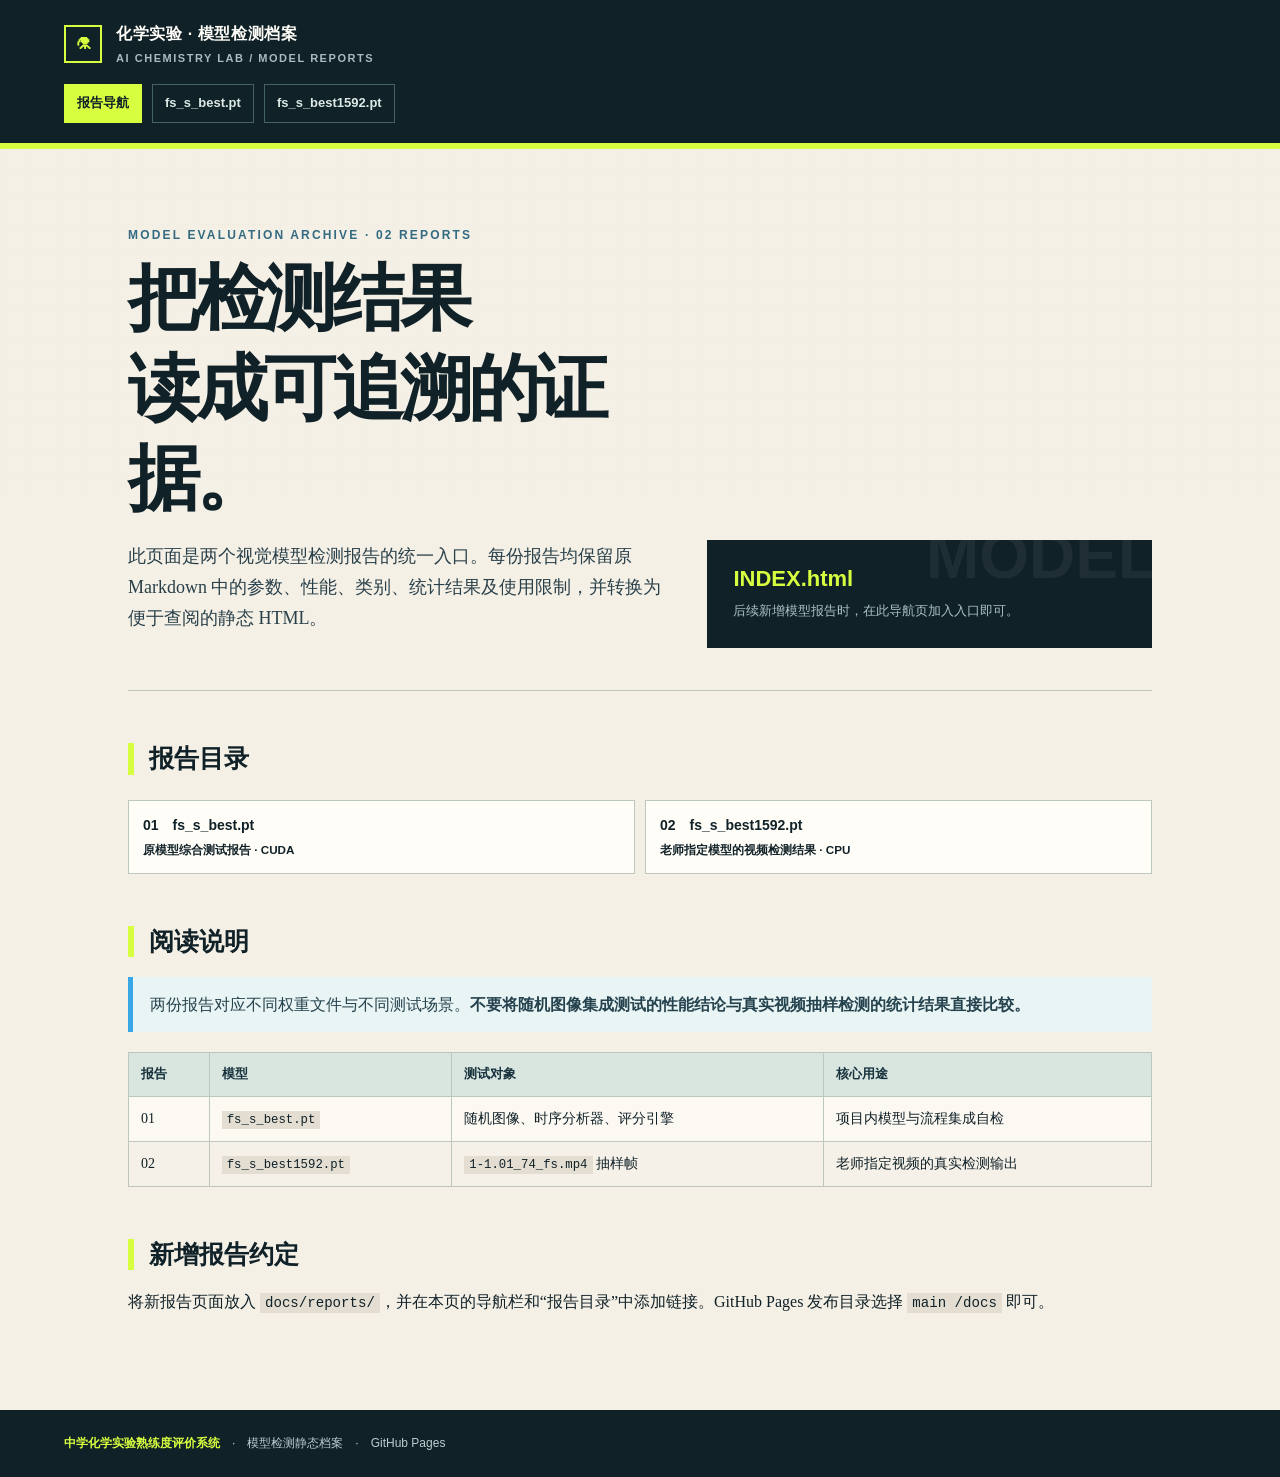
<file: docs/index.html>
<!doctype html><html lang="zh-CN"><head><meta charset="utf-8"><meta name="viewport" content="width=device-width,initial-scale=1"><title>模型检测档案库｜中学化学实验熟练度评价系统</title><link rel="stylesheet" href="assets/site.css"></head><body><div class="grid"></div><header class="site-header"><a class="brand" href="index.html"><span class="brand-mark">⚗</span><span>化学实验 · 模型检测档案<small>AI CHEMISTRY LAB / MODEL REPORTS</small></span></a><nav class="nav"><a class="active" href="index.html">报告导航</a><a href="reports/fs_s_best.html">fs_s_best.pt</a><a href="reports/fs_s_best1592.html">fs_s_best1592.pt</a></nav></header><main><section class="hero"><div><div class="eyebrow">MODEL EVALUATION ARCHIVE · 02 REPORTS</div><h1>把检测结果<br>读成可追溯的证据。</h1><p class="lead">此页面是两个视觉模型检测报告的统一入口。每份报告均保留原 Markdown 中的参数、性能、类别、统计结果及使用限制，并转换为便于查阅的静态 HTML。</p></div><aside class="model-tag"><strong>INDEX.html</strong><span>后续新增模型报告时，在此导航页加入入口即可。</span></aside></section><section><h2>报告目录</h2><div class="toc"><a href="reports/fs_s_best.html">01　fs_s_best.pt<br><small>原模型综合测试报告 · CUDA</small></a><a href="reports/fs_s_best1592.html">02　fs_s_best1592.pt<br><small>老师指定模型的视频检测结果 · CPU</small></a></div></section><section><h2>阅读说明</h2><div class="note">两份报告对应不同权重文件与不同测试场景。<strong>不要将随机图像集成测试的性能结论与真实视频抽样检测的统计结果直接比较。</strong></div><table><thead><tr><th>报告</th><th>模型</th><th>测试对象</th><th>核心用途</th></tr></thead><tbody><tr><td>01</td><td><code>fs_s_best.pt</code></td><td>随机图像、时序分析器、评分引擎</td><td>项目内模型与流程集成自检</td></tr><tr><td>02</td><td><code>fs_s_best1592.pt</code></td><td><code>1-1.01_74_fs.mp4</code> 抽样帧</td><td>老师指定视频的真实检测输出</td></tr></tbody></table></section><section><h2>新增报告约定</h2><p>将新报告页面放入 <code>docs/reports/</code>，并在本页的导航栏和“报告目录”中添加链接。GitHub Pages 发布目录选择 <code>main /docs</code> 即可。</p></section></main><footer class="footer"><strong>中学化学实验熟练度评价系统</strong>　·　模型检测静态档案　·　GitHub Pages</footer></body></html>
</file>
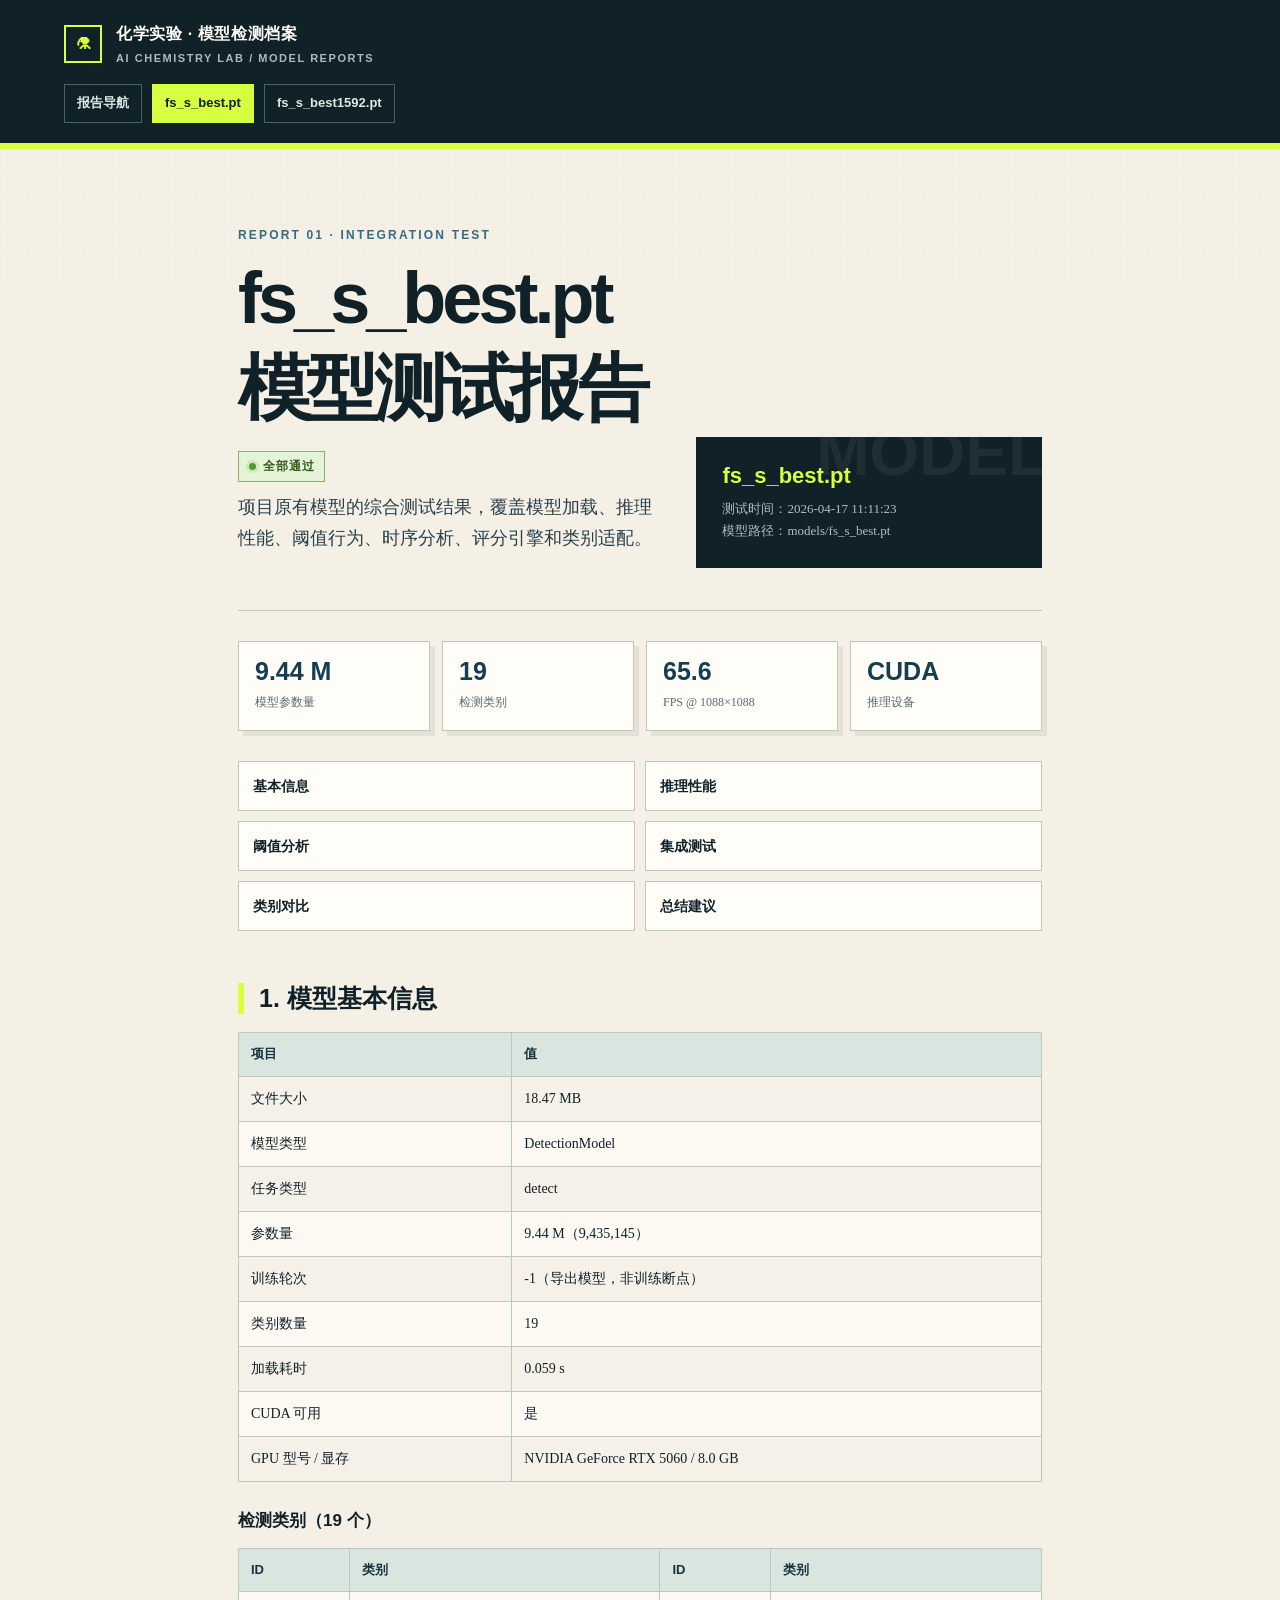
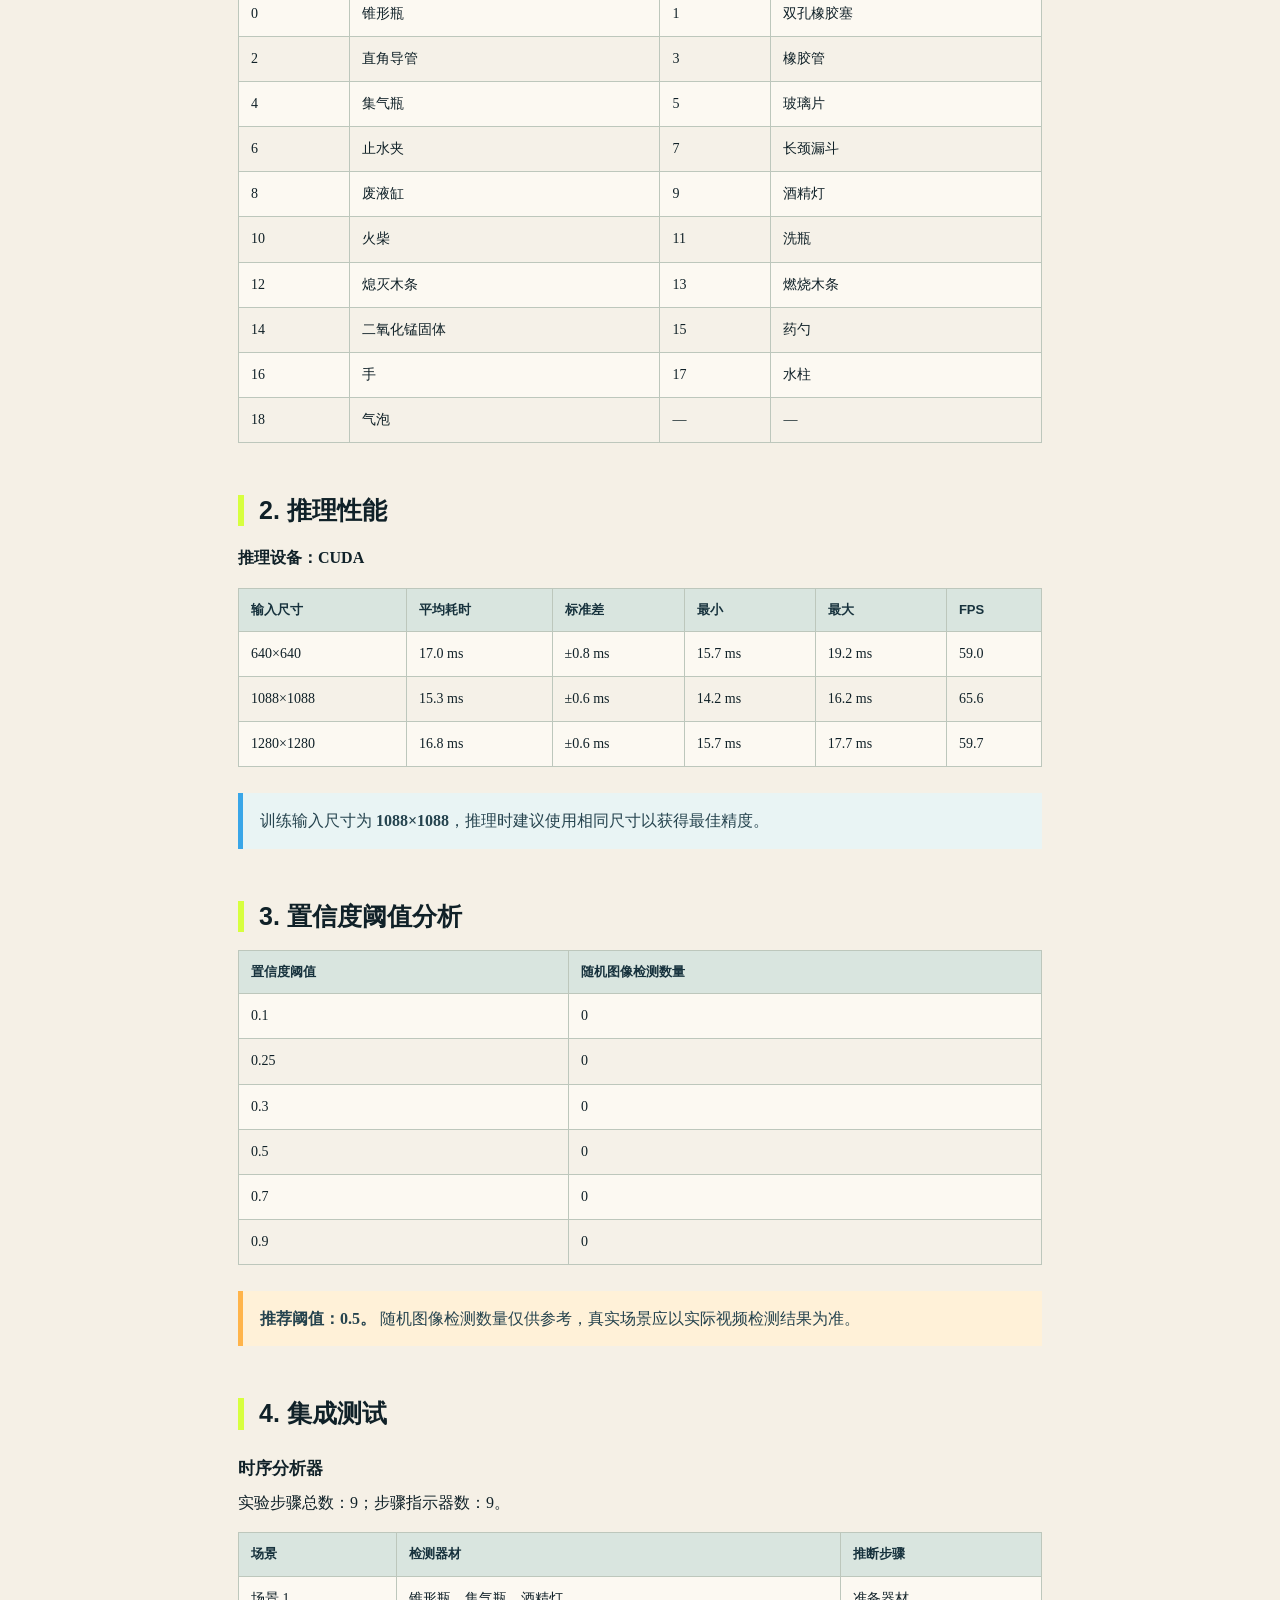
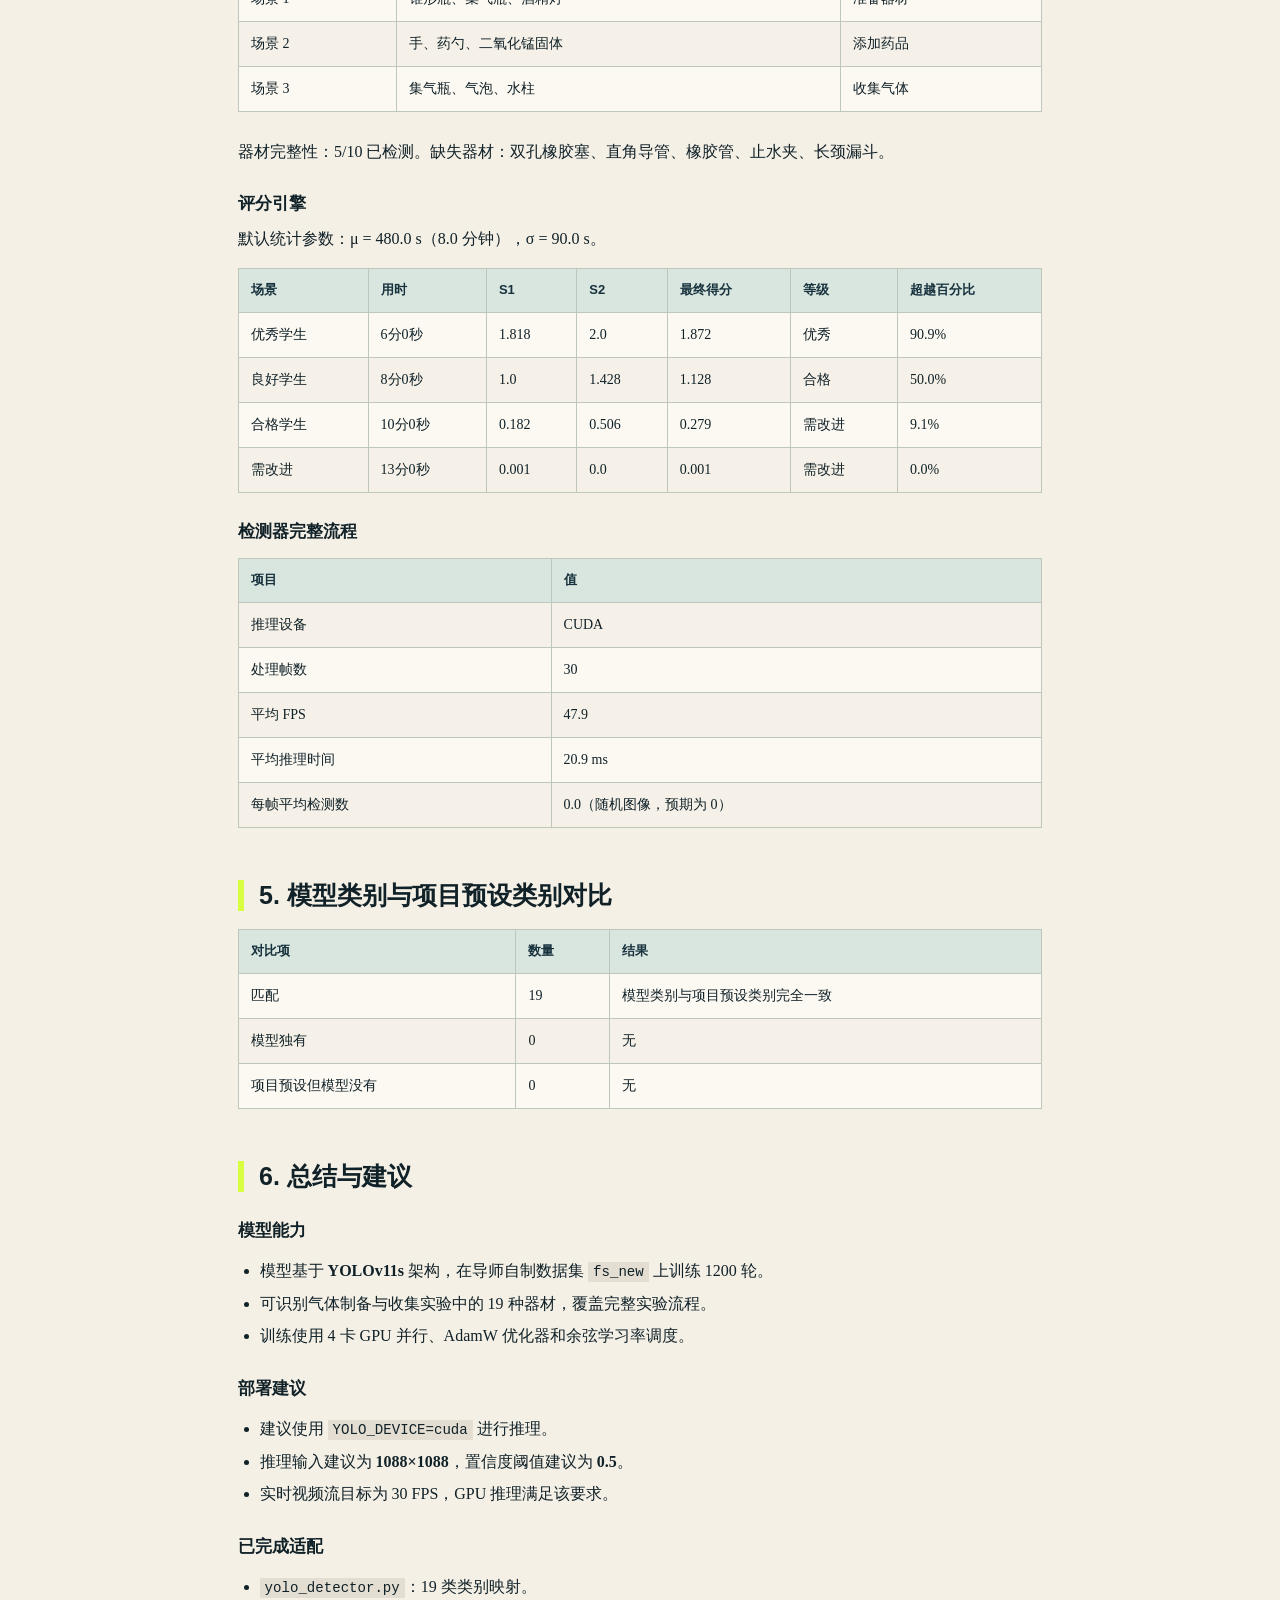
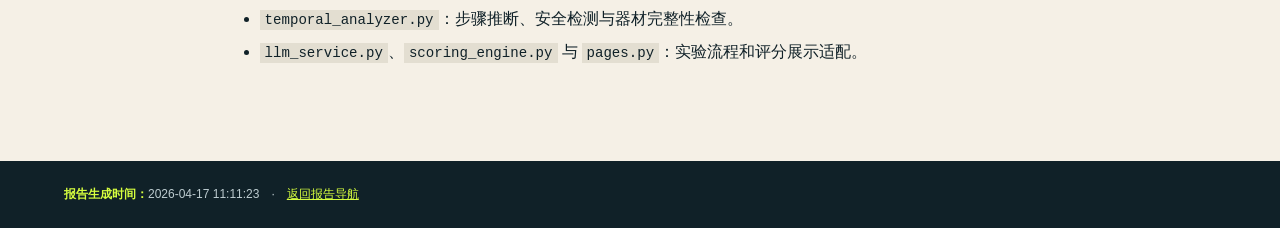
<file: docs/reports/fs_s_best.html>
<!doctype html><html lang="zh-CN"><head><meta charset="utf-8"><meta name="viewport" content="width=device-width,initial-scale=1"><title>fs_s_best.pt｜模型测试报告</title><link rel="stylesheet" href="../assets/site.css"></head><body><div class="grid"></div><header class="site-header"><a class="brand" href="../index.html"><span class="brand-mark">⚗</span><span>化学实验 · 模型检测档案<small>AI CHEMISTRY LAB / MODEL REPORTS</small></span></a><nav class="nav"><a href="../index.html">报告导航</a><a class="active" href="fs_s_best.html">fs_s_best.pt</a><a href="fs_s_best1592.html">fs_s_best1592.pt</a></nav></header><main class="report"><section class="hero"><div><div class="eyebrow">REPORT 01 · INTEGRATION TEST</div><h1>fs_s_best.pt<br>模型测试报告</h1><span class="status">全部通过</span><p class="lead">项目原有模型的综合测试结果，覆盖模型加载、推理性能、阈值行为、时序分析、评分引擎和类别适配。</p></div><aside class="model-tag"><strong>fs_s_best.pt</strong><span>测试时间：2026-04-17 11:11:23<br>模型路径：models/fs_s_best.pt</span></aside></section><div class="metric-grid"><div class="metric"><b>9.44 M</b><span>模型参数量</span></div><div class="metric"><b>19</b><span>检测类别</span></div><div class="metric"><b>65.6</b><span>FPS @ 1088×1088</span></div><div class="metric"><b>CUDA</b><span>推理设备</span></div></div><nav class="toc"><a href="#basic">基本信息</a><a href="#performance">推理性能</a><a href="#threshold">阈值分析</a><a href="#integration">集成测试</a><a href="#classes">类别对比</a><a href="#summary">总结建议</a></nav>
<h2 id="basic">1. 模型基本信息</h2><table><tbody><tr><th>项目</th><th>值</th></tr><tr><td>文件大小</td><td>18.47 MB</td></tr><tr><td>模型类型</td><td>DetectionModel</td></tr><tr><td>任务类型</td><td>detect</td></tr><tr><td>参数量</td><td>9.44 M（9,435,145）</td></tr><tr><td>训练轮次</td><td>-1（导出模型，非训练断点）</td></tr><tr><td>类别数量</td><td>19</td></tr><tr><td>加载耗时</td><td>0.059 s</td></tr><tr><td>CUDA 可用</td><td>是</td></tr><tr><td>GPU 型号 / 显存</td><td>NVIDIA GeForce RTX 5060 / 8.0 GB</td></tr></tbody></table><h3>检测类别（19 个）</h3><table><thead><tr><th>ID</th><th>类别</th><th>ID</th><th>类别</th></tr></thead><tbody><tr><td>0</td><td>锥形瓶</td><td>1</td><td>双孔橡胶塞</td></tr><tr><td>2</td><td>直角导管</td><td>3</td><td>橡胶管</td></tr><tr><td>4</td><td>集气瓶</td><td>5</td><td>玻璃片</td></tr><tr><td>6</td><td>止水夹</td><td>7</td><td>长颈漏斗</td></tr><tr><td>8</td><td>废液缸</td><td>9</td><td>酒精灯</td></tr><tr><td>10</td><td>火柴</td><td>11</td><td>洗瓶</td></tr><tr><td>12</td><td>熄灭木条</td><td>13</td><td>燃烧木条</td></tr><tr><td>14</td><td>二氧化锰固体</td><td>15</td><td>药勺</td></tr><tr><td>16</td><td>手</td><td>17</td><td>水柱</td></tr><tr><td>18</td><td>气泡</td><td>—</td><td>—</td></tr></tbody></table>
<h2 id="performance">2. 推理性能</h2><p><strong>推理设备：CUDA</strong></p><table><thead><tr><th>输入尺寸</th><th>平均耗时</th><th>标准差</th><th>最小</th><th>最大</th><th>FPS</th></tr></thead><tbody><tr><td>640×640</td><td>17.0 ms</td><td>±0.8 ms</td><td>15.7 ms</td><td>19.2 ms</td><td>59.0</td></tr><tr><td>1088×1088</td><td>15.3 ms</td><td>±0.6 ms</td><td>14.2 ms</td><td>16.2 ms</td><td>65.6</td></tr><tr><td>1280×1280</td><td>16.8 ms</td><td>±0.6 ms</td><td>15.7 ms</td><td>17.7 ms</td><td>59.7</td></tr></tbody></table><div class="note">训练输入尺寸为 <strong>1088×1088</strong>，推理时建议使用相同尺寸以获得最佳精度。</div>
<h2 id="threshold">3. 置信度阈值分析</h2><table><thead><tr><th>置信度阈值</th><th>随机图像检测数量</th></tr></thead><tbody><tr><td>0.1</td><td>0</td></tr><tr><td>0.25</td><td>0</td></tr><tr><td>0.3</td><td>0</td></tr><tr><td>0.5</td><td>0</td></tr><tr><td>0.7</td><td>0</td></tr><tr><td>0.9</td><td>0</td></tr></tbody></table><div class="note warning"><strong>推荐阈值：0.5。</strong> 随机图像检测数量仅供参考，真实场景应以实际视频检测结果为准。</div>
<h2 id="integration">4. 集成测试</h2><h3>时序分析器</h3><p>实验步骤总数：9；步骤指示器数：9。</p><table><thead><tr><th>场景</th><th>检测器材</th><th>推断步骤</th></tr></thead><tbody><tr><td>场景 1</td><td>锥形瓶、集气瓶、酒精灯</td><td>准备器材</td></tr><tr><td>场景 2</td><td>手、药勺、二氧化锰固体</td><td>添加药品</td></tr><tr><td>场景 3</td><td>集气瓶、气泡、水柱</td><td>收集气体</td></tr></tbody></table><p>器材完整性：5/10 已检测。缺失器材：双孔橡胶塞、直角导管、橡胶管、止水夹、长颈漏斗。</p><h3>评分引擎</h3><p>默认统计参数：μ = 480.0 s（8.0 分钟），σ = 90.0 s。</p><table><thead><tr><th>场景</th><th>用时</th><th>S1</th><th>S2</th><th>最终得分</th><th>等级</th><th>超越百分比</th></tr></thead><tbody><tr><td>优秀学生</td><td>6分0秒</td><td>1.818</td><td>2.0</td><td>1.872</td><td>优秀</td><td>90.9%</td></tr><tr><td>良好学生</td><td>8分0秒</td><td>1.0</td><td>1.428</td><td>1.128</td><td>合格</td><td>50.0%</td></tr><tr><td>合格学生</td><td>10分0秒</td><td>0.182</td><td>0.506</td><td>0.279</td><td>需改进</td><td>9.1%</td></tr><tr><td>需改进</td><td>13分0秒</td><td>0.001</td><td>0.0</td><td>0.001</td><td>需改进</td><td>0.0%</td></tr></tbody></table><h3>检测器完整流程</h3><table><tbody><tr><th>项目</th><th>值</th></tr><tr><td>推理设备</td><td>CUDA</td></tr><tr><td>处理帧数</td><td>30</td></tr><tr><td>平均 FPS</td><td>47.9</td></tr><tr><td>平均推理时间</td><td>20.9 ms</td></tr><tr><td>每帧平均检测数</td><td>0.0（随机图像，预期为 0）</td></tr></tbody></table>
<h2 id="classes">5. 模型类别与项目预设类别对比</h2><table><thead><tr><th>对比项</th><th>数量</th><th>结果</th></tr></thead><tbody><tr><td>匹配</td><td>19</td><td>模型类别与项目预设类别完全一致</td></tr><tr><td>模型独有</td><td>0</td><td>无</td></tr><tr><td>项目预设但模型没有</td><td>0</td><td>无</td></tr></tbody></table>
<h2 id="summary">6. 总结与建议</h2><h3>模型能力</h3><ul><li>模型基于 <strong>YOLOv11s</strong> 架构，在导师自制数据集 <code>fs_new</code> 上训练 1200 轮。</li><li>可识别气体制备与收集实验中的 19 种器材，覆盖完整实验流程。</li><li>训练使用 4 卡 GPU 并行、AdamW 优化器和余弦学习率调度。</li></ul><h3>部署建议</h3><ul><li>建议使用 <code>YOLO_DEVICE=cuda</code> 进行推理。</li><li>推理输入建议为 <strong>1088×1088</strong>，置信度阈值建议为 <strong>0.5</strong>。</li><li>实时视频流目标为 30 FPS，GPU 推理满足该要求。</li></ul><h3>已完成适配</h3><ul><li><code>yolo_detector.py</code>：19 类类别映射。</li><li><code>temporal_analyzer.py</code>：步骤推断、安全检测与器材完整性检查。</li><li><code>llm_service.py</code>、<code>scoring_engine.py</code> 与 <code>pages.py</code>：实验流程和评分展示适配。</li></ul></main><footer class="footer"><strong>报告生成时间：</strong>2026-04-17 11:11:23　·　<a href="../index.html" style="color:#d7ff3f">返回报告导航</a></footer></body></html>
</file>
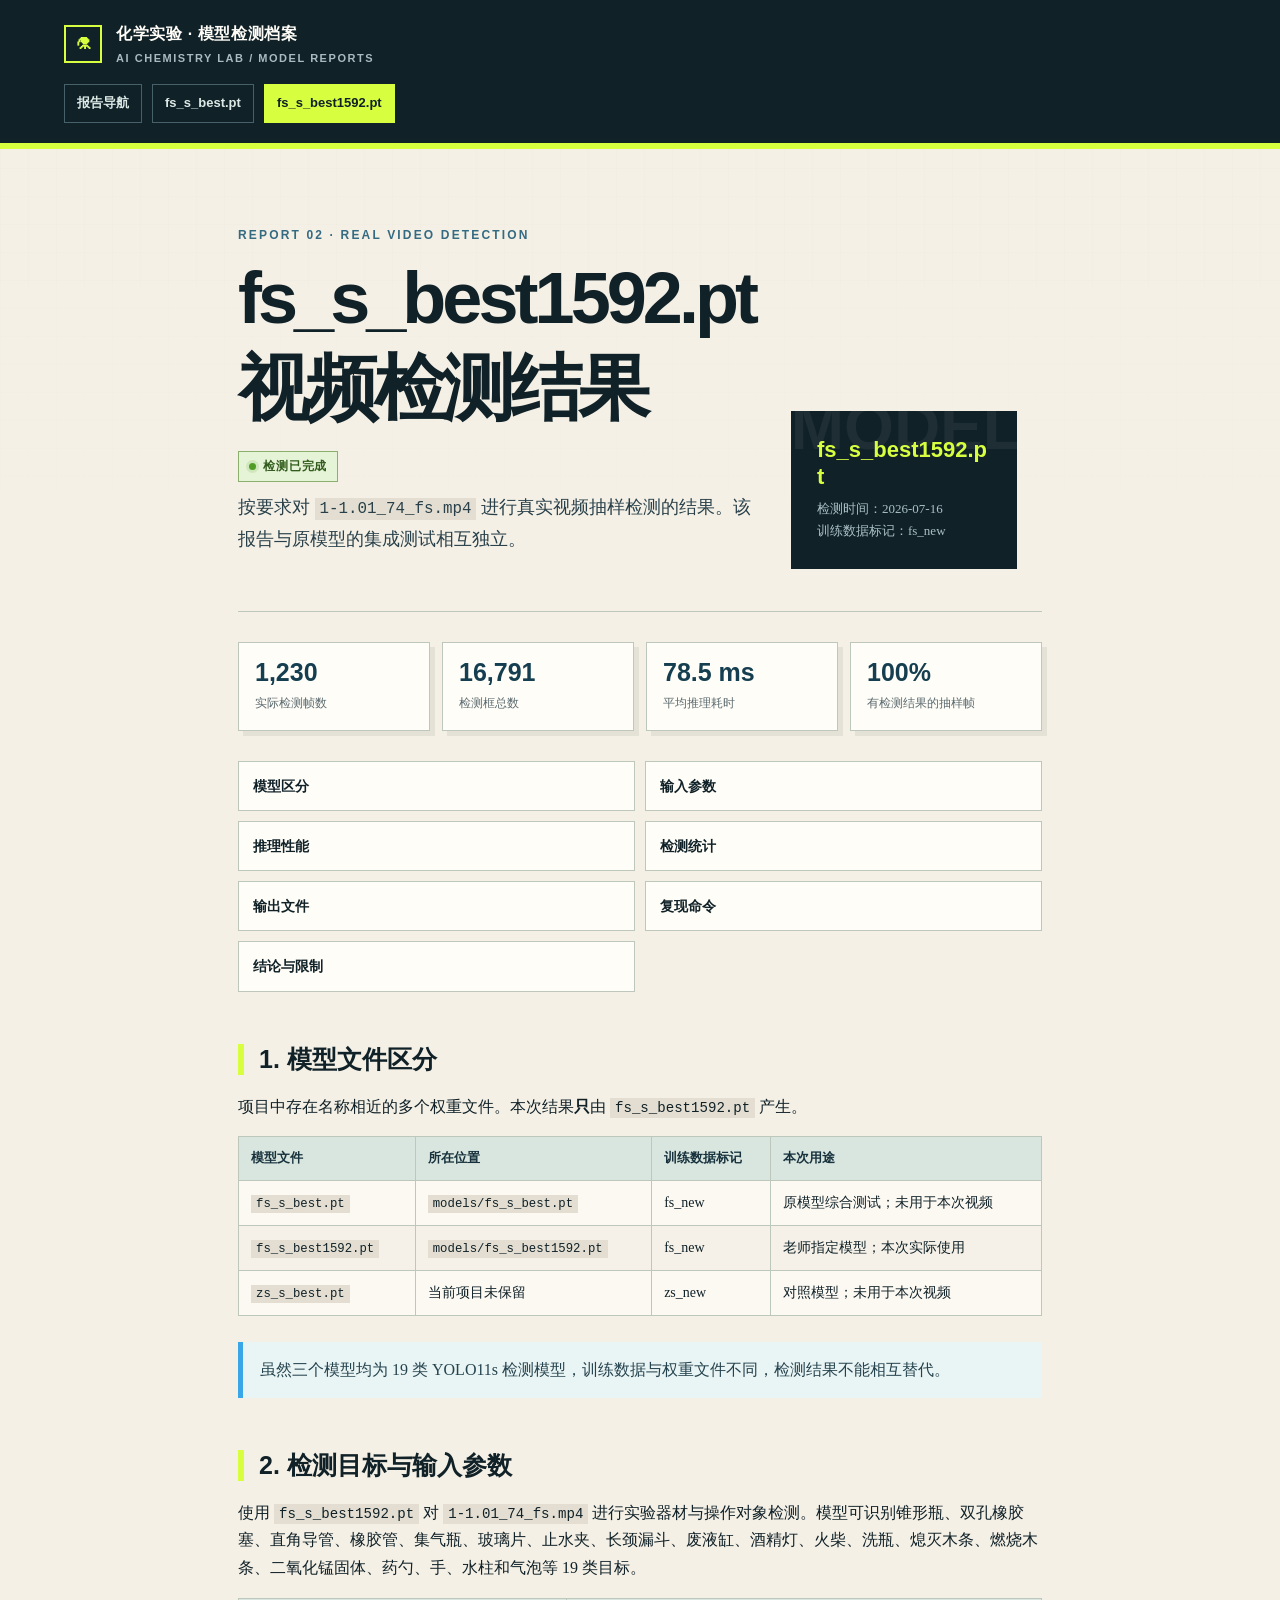
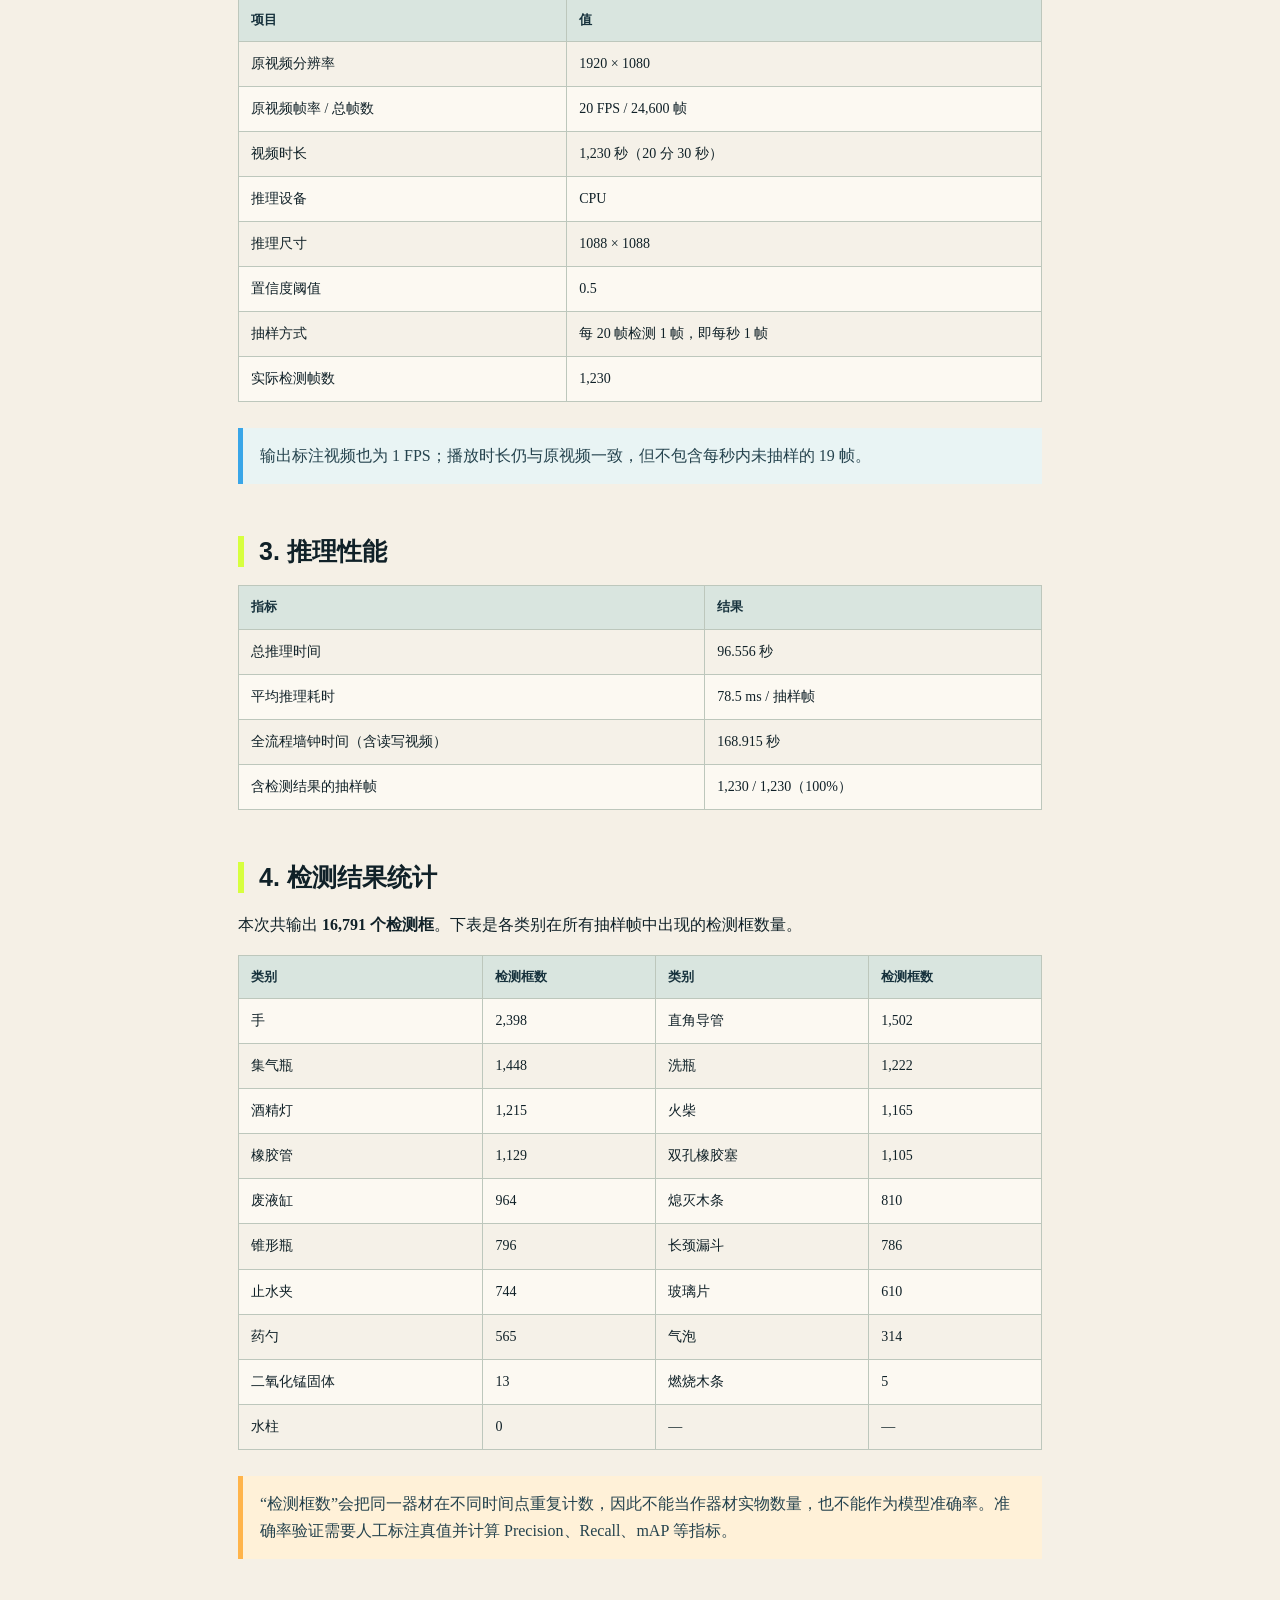
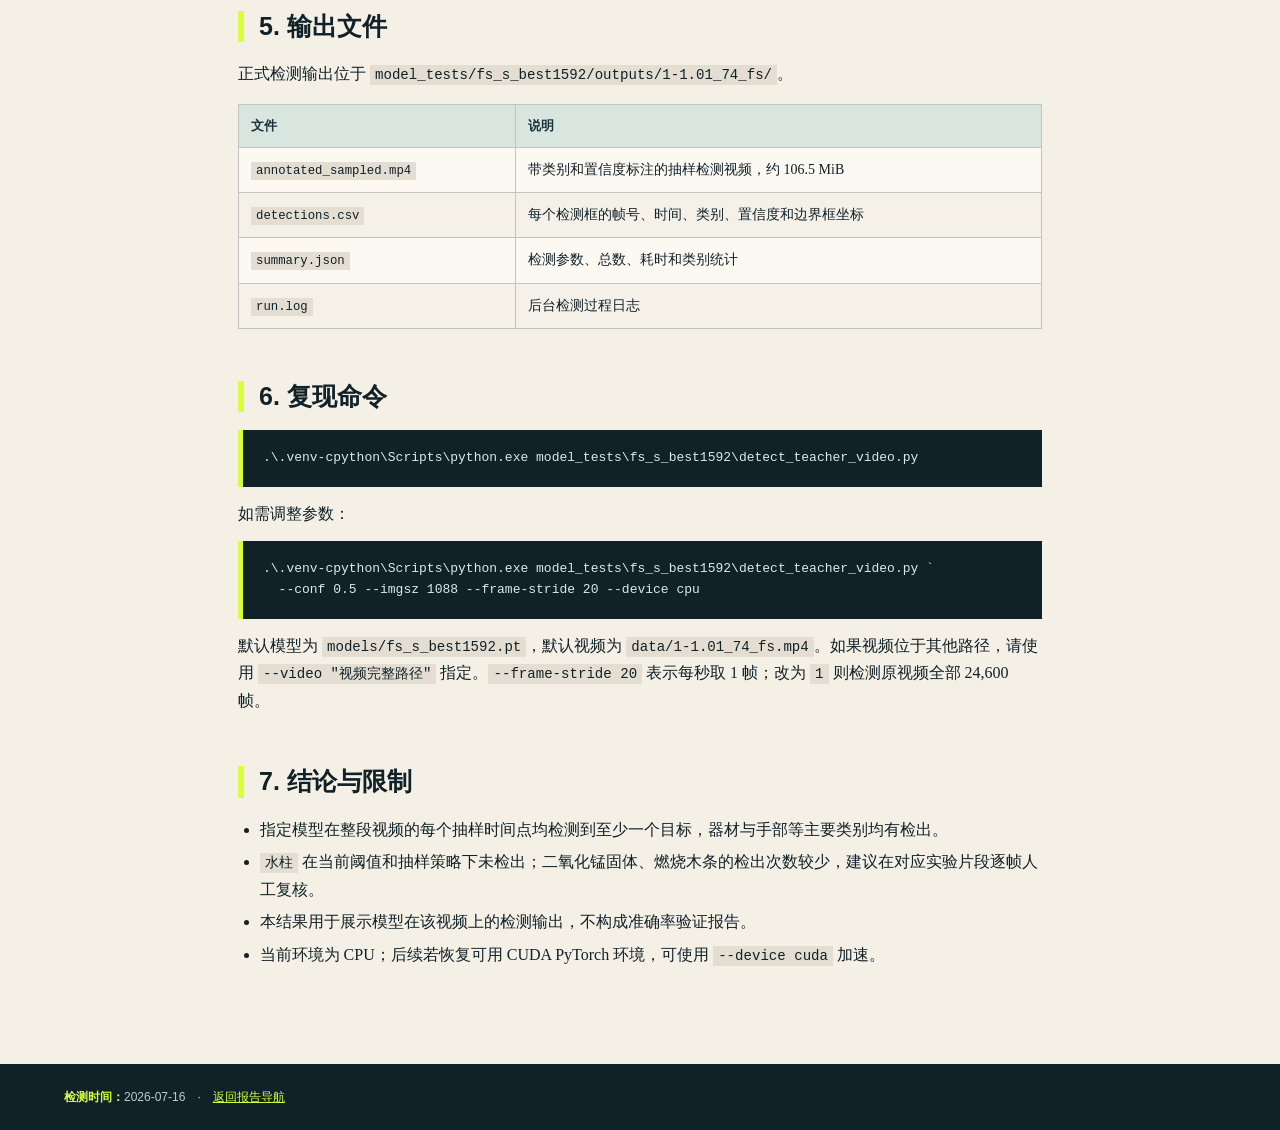
<file: docs/reports/fs_s_best1592.html>
<!doctype html><html lang="zh-CN"><head><meta charset="utf-8"><meta name="viewport" content="width=device-width,initial-scale=1"><title>fs_s_best1592.pt｜视频检测结果</title><link rel="stylesheet" href="../assets/site.css"></head><body><div class="grid"></div><header class="site-header"><a class="brand" href="../index.html"><span class="brand-mark">⚗</span><span>化学实验 · 模型检测档案<small>AI CHEMISTRY LAB / MODEL REPORTS</small></span></a><nav class="nav"><a href="../index.html">报告导航</a><a href="fs_s_best.html">fs_s_best.pt</a><a class="active" href="fs_s_best1592.html">fs_s_best1592.pt</a></nav></header><main class="report"><section class="hero"><div><div class="eyebrow">REPORT 02 · REAL VIDEO DETECTION</div><h1>fs_s_best1592.pt<br>视频检测结果</h1><span class="status">检测已完成</span><p class="lead">按要求对 <code>1-1.01_74_fs.mp4</code> 进行真实视频抽样检测的结果。该报告与原模型的集成测试相互独立。</p></div><aside class="model-tag"><strong>fs_s_best1592.pt</strong><span>检测时间：2026-07-16<br>训练数据标记：fs_new</span></aside></section><div class="metric-grid"><div class="metric"><b>1,230</b><span>实际检测帧数</span></div><div class="metric"><b>16,791</b><span>检测框总数</span></div><div class="metric"><b>78.5 ms</b><span>平均推理耗时</span></div><div class="metric"><b>100%</b><span>有检测结果的抽样帧</span></div></div><nav class="toc"><a href="#model">模型区分</a><a href="#params">输入参数</a><a href="#speed">推理性能</a><a href="#stats">检测统计</a><a href="#outputs">输出文件</a><a href="#reproduce">复现命令</a><a href="#limits">结论与限制</a></nav>
<h2 id="model">1. 模型文件区分</h2><p>项目中存在名称相近的多个权重文件。本次结果<strong>只</strong>由 <code>fs_s_best1592.pt</code> 产生。</p><table><thead><tr><th>模型文件</th><th>所在位置</th><th>训练数据标记</th><th>本次用途</th></tr></thead><tbody><tr><td><code>fs_s_best.pt</code></td><td><code>models/fs_s_best.pt</code></td><td>fs_new</td><td>原模型综合测试；未用于本次视频</td></tr><tr><td><code>fs_s_best1592.pt</code></td><td><code>models/fs_s_best1592.pt</code></td><td>fs_new</td><td>老师指定模型；本次实际使用</td></tr><tr><td><code>zs_s_best.pt</code></td><td>当前项目未保留</td><td>zs_new</td><td>对照模型；未用于本次视频</td></tr></tbody></table><div class="note">虽然三个模型均为 19 类 YOLO11s 检测模型，训练数据与权重文件不同，检测结果不能相互替代。</div>
<h2 id="params">2. 检测目标与输入参数</h2><p>使用 <code>fs_s_best1592.pt</code> 对 <code>1-1.01_74_fs.mp4</code> 进行实验器材与操作对象检测。模型可识别锥形瓶、双孔橡胶塞、直角导管、橡胶管、集气瓶、玻璃片、止水夹、长颈漏斗、废液缸、酒精灯、火柴、洗瓶、熄灭木条、燃烧木条、二氧化锰固体、药勺、手、水柱和气泡等 19 类目标。</p><table><tbody><tr><th>项目</th><th>值</th></tr><tr><td>原视频分辨率</td><td>1920 × 1080</td></tr><tr><td>原视频帧率 / 总帧数</td><td>20 FPS / 24,600 帧</td></tr><tr><td>视频时长</td><td>1,230 秒（20 分 30 秒）</td></tr><tr><td>推理设备</td><td>CPU</td></tr><tr><td>推理尺寸</td><td>1088 × 1088</td></tr><tr><td>置信度阈值</td><td>0.5</td></tr><tr><td>抽样方式</td><td>每 20 帧检测 1 帧，即每秒 1 帧</td></tr><tr><td>实际检测帧数</td><td>1,230</td></tr></tbody></table><div class="note">输出标注视频也为 1 FPS；播放时长仍与原视频一致，但不包含每秒内未抽样的 19 帧。</div>
<h2 id="speed">3. 推理性能</h2><table><tbody><tr><th>指标</th><th>结果</th></tr><tr><td>总推理时间</td><td>96.556 秒</td></tr><tr><td>平均推理耗时</td><td>78.5 ms / 抽样帧</td></tr><tr><td>全流程墙钟时间（含读写视频）</td><td>168.915 秒</td></tr><tr><td>含检测结果的抽样帧</td><td>1,230 / 1,230（100%）</td></tr></tbody></table>
<h2 id="stats">4. 检测结果统计</h2><p>本次共输出 <strong>16,791 个检测框</strong>。下表是各类别在所有抽样帧中出现的检测框数量。</p><table><thead><tr><th>类别</th><th>检测框数</th><th>类别</th><th>检测框数</th></tr></thead><tbody><tr><td>手</td><td>2,398</td><td>直角导管</td><td>1,502</td></tr><tr><td>集气瓶</td><td>1,448</td><td>洗瓶</td><td>1,222</td></tr><tr><td>酒精灯</td><td>1,215</td><td>火柴</td><td>1,165</td></tr><tr><td>橡胶管</td><td>1,129</td><td>双孔橡胶塞</td><td>1,105</td></tr><tr><td>废液缸</td><td>964</td><td>熄灭木条</td><td>810</td></tr><tr><td>锥形瓶</td><td>796</td><td>长颈漏斗</td><td>786</td></tr><tr><td>止水夹</td><td>744</td><td>玻璃片</td><td>610</td></tr><tr><td>药勺</td><td>565</td><td>气泡</td><td>314</td></tr><tr><td>二氧化锰固体</td><td>13</td><td>燃烧木条</td><td>5</td></tr><tr><td>水柱</td><td>0</td><td>—</td><td>—</td></tr></tbody></table><div class="note warning">“检测框数”会把同一器材在不同时间点重复计数，因此不能当作器材实物数量，也不能作为模型准确率。准确率验证需要人工标注真值并计算 Precision、Recall、mAP 等指标。</div>
<h2 id="outputs">5. 输出文件</h2><p>正式检测输出位于 <code>model_tests/fs_s_best1592/outputs/1-1.01_74_fs/</code>。</p><table><thead><tr><th>文件</th><th>说明</th></tr></thead><tbody><tr><td><code>annotated_sampled.mp4</code></td><td>带类别和置信度标注的抽样检测视频，约 106.5 MiB</td></tr><tr><td><code>detections.csv</code></td><td>每个检测框的帧号、时间、类别、置信度和边界框坐标</td></tr><tr><td><code>summary.json</code></td><td>检测参数、总数、耗时和类别统计</td></tr><tr><td><code>run.log</code></td><td>后台检测过程日志</td></tr></tbody></table>
<h2 id="reproduce">6. 复现命令</h2><pre>.\.venv-cpython\Scripts\python.exe model_tests\fs_s_best1592\detect_teacher_video.py</pre><p>如需调整参数：</p><pre>.\.venv-cpython\Scripts\python.exe model_tests\fs_s_best1592\detect_teacher_video.py `
  --conf 0.5 --imgsz 1088 --frame-stride 20 --device cpu</pre><p>默认模型为 <code>models/fs_s_best1592.pt</code>，默认视频为 <code>data/1-1.01_74_fs.mp4</code>。如果视频位于其他路径，请使用 <code>--video "视频完整路径"</code> 指定。<code>--frame-stride 20</code> 表示每秒取 1 帧；改为 <code>1</code> 则检测原视频全部 24,600 帧。</p>
<h2 id="limits">7. 结论与限制</h2><ul><li>指定模型在整段视频的每个抽样时间点均检测到至少一个目标，器材与手部等主要类别均有检出。</li><li><code>水柱</code> 在当前阈值和抽样策略下未检出；二氧化锰固体、燃烧木条的检出次数较少，建议在对应实验片段逐帧人工复核。</li><li>本结果用于展示模型在该视频上的检测输出，不构成准确率验证报告。</li><li>当前环境为 CPU；后续若恢复可用 CUDA PyTorch 环境，可使用 <code>--device cuda</code> 加速。</li></ul></main><footer class="footer"><strong>检测时间：</strong>2026-07-16　·　<a href="../index.html" style="color:#d7ff3f">返回报告导航</a></footer></body></html>
</file>
<file: docs/assets/site.css>
:root{--ink:#102128;--ink-soft:#29404a;--paper:#f5f0e6;--paper-2:#e7dfd0;--line:#bdc7bc;--acid:#d7ff3f;--blue:#39a6e8;--warn:#ffb44a;--white:#fffdf7}*{box-sizing:border-box}html{scroll-behavior:smooth}body{margin:0;background:var(--paper);color:var(--ink);font-family:"Noto Serif SC","Songti SC","SimSun",serif;line-height:1.72}.grid{position:fixed;inset:0;pointer-events:none;opacity:.28;background-image:linear-gradient(rgba(16,33,40,.05) 1px,transparent 1px),linear-gradient(90deg,rgba(16,33,40,.05) 1px,transparent 1px);background-size:28px 28px;mask-image:linear-gradient(to bottom,#000,transparent 75%)}.site-header{position:relative;background:var(--ink);color:var(--white);padding:20px clamp(22px,5vw,80px);border-bottom:6px solid var(--acid)}.brand{display:flex;align-items:center;gap:14px;text-decoration:none;color:inherit;font-family:"Microsoft YaHei","Noto Sans SC",sans-serif;font-weight:800;letter-spacing:.04em}.brand-mark{display:grid;place-items:center;width:38px;height:38px;border:2px solid var(--acid);color:var(--acid);font-size:18px}.brand small{display:block;color:#a9bbc1;font-size:11px;letter-spacing:.14em;margin-top:1px}.nav{display:flex;flex-wrap:wrap;gap:10px;margin-top:17px}.nav a{font-family:"Microsoft YaHei","Noto Sans SC",sans-serif;font-size:13px;font-weight:700;color:#dce9e5;text-decoration:none;padding:7px 12px;border:1px solid #47616a;transition:.18s}.nav a:hover,.nav a.active{background:var(--acid);border-color:var(--acid);color:var(--ink)}main{position:relative;max-width:1120px;margin:0 auto;padding:clamp(36px,6vw,76px) clamp(20px,4vw,48px) 80px}.eyebrow{font-family:"Microsoft YaHei","Noto Sans SC",sans-serif;letter-spacing:.18em;font-weight:800;font-size:12px;color:#346a82;text-transform:uppercase}.hero{display:grid;grid-template-columns:1.1fr .9fr;gap:36px;align-items:end;padding-bottom:42px;border-bottom:1px solid var(--line)}h1,h2,h3{font-family:"Microsoft YaHei","Noto Sans SC",sans-serif;line-height:1.25}h1{font-size:clamp(38px,6vw,72px);letter-spacing:-.055em;margin:8px 0 18px}h2{font-size:25px;margin:52px 0 18px;padding-left:15px;border-left:6px solid var(--acid)}h3{font-size:17px;margin:28px 0 10px}.lead{font-size:18px;max-width:650px;color:var(--ink-soft)}.model-tag{background:var(--ink);color:var(--white);padding:26px;position:relative;overflow:hidden}.model-tag:before{content:"MODEL";position:absolute;right:-5px;top:-16px;font:900 64px/1 "Arial",sans-serif;color:rgba(255,255,255,.06)}.model-tag strong{position:relative;display:block;font:800 22px/1.2 "Microsoft YaHei","Noto Sans SC",sans-serif;color:var(--acid);overflow-wrap:anywhere}.model-tag span{position:relative;display:block;color:#aac1c6;font-size:13px;margin-top:8px}.status{display:inline-flex;align-items:center;gap:7px;font:800 12px "Microsoft YaHei","Noto Sans SC",sans-serif;letter-spacing:.07em;padding:6px 10px;background:#e5f3d7;border:1px solid #8daf6d;color:#315c1c}.status:before{content:"";width:7px;height:7px;border-radius:50%;background:#4f9d26;box-shadow:0 0 0 3px rgba(79,157,38,.14)}.metric-grid{display:grid;grid-template-columns:repeat(4,1fr);gap:12px;margin:30px 0}.metric{background:var(--white);border:1px solid var(--line);padding:17px 16px;box-shadow:5px 5px 0 rgba(16,33,40,.07)}.metric b{display:block;font:800 25px/1 "Microsoft YaHei","Noto Sans SC",sans-serif;color:#153f50}.metric span{display:block;font-size:12px;color:#5b6a6f;margin-top:8px}p{margin:10px 0 14px}ul{padding-left:1.35em}li{margin:5px 0}.note{background:#e9f4f4;border-left:5px solid var(--blue);padding:14px 17px;margin:20px 0;color:#25434e}.warning{background:#fff1d8;border-left-color:var(--warn)}table{width:100%;border-collapse:collapse;background:rgba(255,253,247,.72);margin:16px 0 26px;font-size:14px}th,td{padding:10px 12px;text-align:left;vertical-align:top;border:1px solid var(--line)}th{font-family:"Microsoft YaHei","Noto Sans SC",sans-serif;background:#d9e5df;color:#17323d;font-size:13px}tr:nth-child(even) td{background:rgba(231,223,208,.32)}code{font-family:"Cascadia Mono","Consolas",monospace;font-size:.88em;background:#e3ded1;padding:2px 5px;overflow-wrap:anywhere}pre{background:var(--ink);color:#dce9e5;padding:18px 20px;overflow:auto;border-left:5px solid var(--acid);font:13px/1.6 "Cascadia Mono","Consolas",monospace}.toc{display:grid;grid-template-columns:repeat(2,1fr);gap:10px;margin:25px 0 10px}.toc a{color:var(--ink);text-decoration:none;background:var(--white);border:1px solid var(--line);padding:12px 14px;font-family:"Microsoft YaHei","Noto Sans SC",sans-serif;font-size:14px;font-weight:700;transition:.18s}.toc a:hover{transform:translate(3px,-3px);box-shadow:-4px 4px 0 var(--acid);border-color:var(--ink)}.report{max-width:900px}.footer{position:relative;background:var(--ink);color:#bdccd0;padding:25px clamp(22px,5vw,80px);font:12px "Microsoft YaHei","Noto Sans SC",sans-serif}.footer strong{color:var(--acid)}@media(max-width:720px){.hero{grid-template-columns:1fr}.metric-grid{grid-template-columns:repeat(2,1fr)}table{font-size:12px}th,td{padding:8px}.toc{grid-template-columns:1fr}h1{font-size:42px}}
</file>
